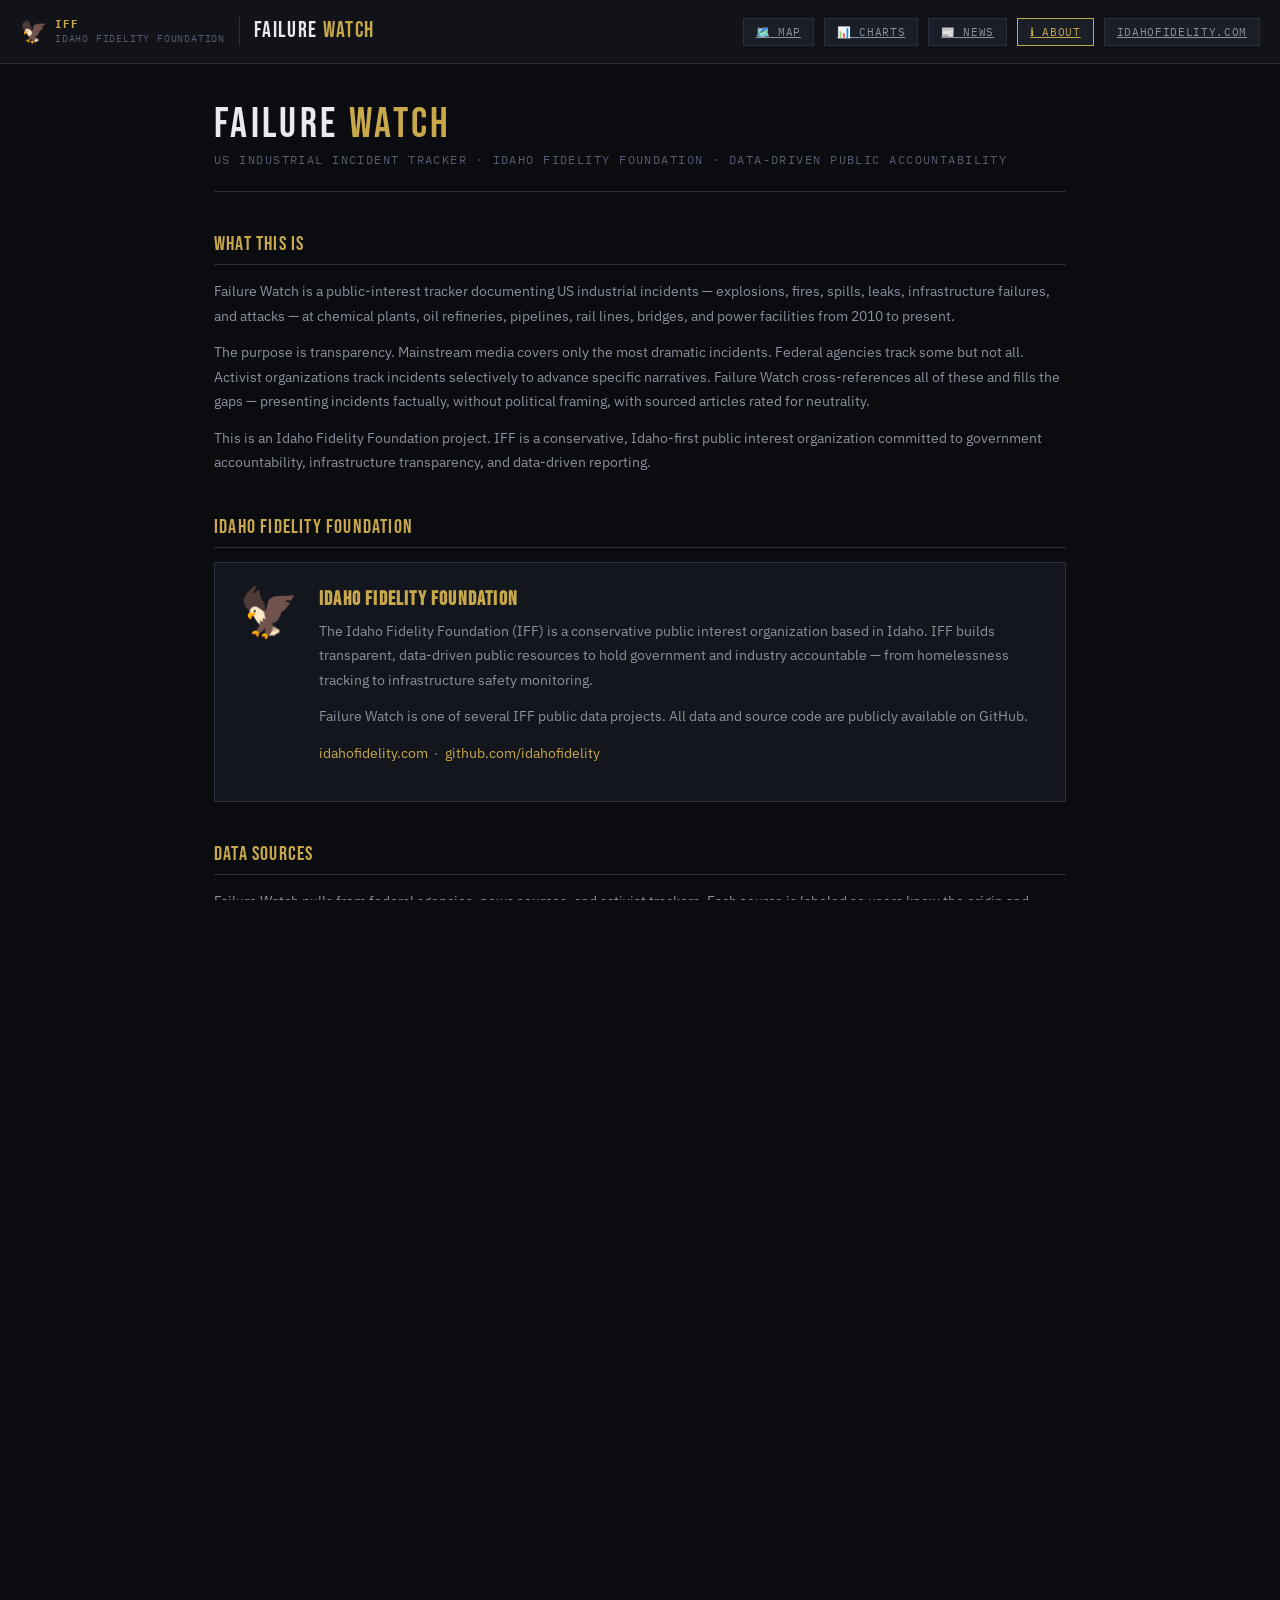
<file: about.html>
<!DOCTYPE html>
<html lang="en">
<head>
  <meta charset="UTF-8" />
  <meta name="viewport" content="width=device-width, initial-scale=1.0" />
  <title>About | Failure Watch | Idaho Fidelity Foundation</title>
  <link rel="stylesheet" href="css/style.css" />
  <style>
    body { overflow: auto; }

    #about-app {
      position: relative;
      top: var(--header-height);
      min-height: calc(100vh - var(--header-height));
      max-width: 900px;
      margin: 0 auto;
      padding: 40px 24px 60px;
    }

    .about-title {
      font-family: var(--font-display);
      font-size: 42px;
      letter-spacing: 0.08em;
      color: var(--text-primary);
      line-height: 1;
      margin-bottom: 6px;
    }

    .about-title span { color: var(--accent-gold); }

    .about-tagline {
      font-family: var(--font-mono);
      font-size: 12px;
      color: var(--text-muted);
      text-transform: uppercase;
      letter-spacing: 0.12em;
      margin-bottom: 40px;
      padding-bottom: 24px;
      border-bottom: 1px solid var(--border);
    }

    .about-section {
      margin-bottom: 40px;
    }

    .about-section-title {
      font-family: var(--font-display);
      font-size: 20px;
      letter-spacing: 0.06em;
      color: var(--accent-gold);
      margin-bottom: 14px;
      padding-bottom: 8px;
      border-bottom: 1px solid var(--border);
    }

    .about-section p {
      font-size: 14px;
      color: var(--text-secondary);
      line-height: 1.75;
      margin-bottom: 12px;
    }

    .about-section p a {
      color: var(--accent-gold);
      text-decoration: none;
    }

    .about-section p a:hover {
      text-decoration: underline;
    }

    .source-grid {
      display: grid;
      grid-template-columns: repeat(auto-fit, minmax(260px, 1fr));
      gap: 12px;
      margin-top: 14px;
    }

    .source-card {
      background: var(--bg-panel);
      border: 1px solid var(--border);
      padding: 14px 16px;
    }

    .source-name {
      font-family: var(--font-mono);
      font-size: 12px;
      font-weight: 600;
      color: var(--text-primary);
      margin-bottom: 4px;
      display: flex;
      align-items: center;
      gap: 8px;
    }

    .source-badge {
      font-size: 9px;
      padding: 2px 6px;
      border: 1px solid;
      text-transform: uppercase;
      letter-spacing: 0.06em;
    }

    .source-badge.federal { border-color: #00c896; color: #00c896; }
    .source-badge.news    { border-color: #4a9eff; color: #4a9eff; }
    .source-badge.activist { border-color: #ff8c00; color: #ff8c00; }
    .source-badge.legal   { border-color: #a78bfa; color: #a78bfa; }
    .source-badge.financial { border-color: var(--accent-gold); color: var(--accent-gold); }

    .source-desc {
      font-size: 12px;
      color: var(--text-muted);
      line-height: 1.5;
    }

    .source-url {
      font-family: var(--font-mono);
      font-size: 10px;
      color: var(--text-muted);
      margin-top: 6px;
      display: block;
    }

    .source-url a {
      color: var(--accent-gold);
      text-decoration: none;
    }

    .methodology-table {
      width: 100%;
      border-collapse: collapse;
      font-family: var(--font-mono);
      font-size: 11px;
      margin-top: 14px;
    }

    .methodology-table th {
      text-align: left;
      padding: 8px 12px;
      border-bottom: 1px solid var(--border);
      color: var(--text-muted);
      text-transform: uppercase;
      letter-spacing: 0.08em;
      background: var(--bg-card);
    }

    .methodology-table td {
      padding: 8px 12px;
      border-bottom: 1px solid var(--border);
      color: var(--text-secondary);
      vertical-align: top;
    }

    .methodology-table tr:hover td { background: var(--bg-card); }

    .cause-dot {
      display: inline-block;
      width: 10px;
      height: 10px;
      border-radius: 50%;
      margin-right: 6px;
      vertical-align: middle;
    }

    .disclaimer-box {
      background: var(--bg-panel);
      border: 1px solid var(--border);
      border-left: 3px solid var(--accent-gold);
      padding: 16px 20px;
      margin-top: 14px;
    }

    .disclaimer-box p {
      margin-bottom: 0 !important;
      font-size: 13px !important;
    }

    .iff-about-block {
      background: var(--bg-panel);
      border: 1px solid var(--border);
      padding: 24px;
      display: flex;
      gap: 20px;
      align-items: flex-start;
      margin-top: 14px;
    }

    .iff-eagle-large { font-size: 48px; line-height: 1; flex-shrink: 0; }

    .iff-about-text h3 {
      font-family: var(--font-display);
      font-size: 20px;
      letter-spacing: 0.06em;
      color: var(--accent-gold);
      margin-bottom: 8px;
    }

    .update-timeline {
      display: flex;
      flex-direction: column;
      gap: 8px;
      margin-top: 14px;
    }

    .update-step {
      display: flex;
      gap: 12px;
      align-items: flex-start;
    }

    .update-step-num {
      font-family: var(--font-mono);
      font-size: 11px;
      color: var(--accent-gold);
      background: var(--bg-card);
      border: 1px solid var(--border);
      padding: 2px 8px;
      flex-shrink: 0;
      margin-top: 2px;
    }

    .update-step-text {
      font-size: 13px;
      color: var(--text-secondary);
      line-height: 1.5;
    }

    @media (max-width: 700px) {
      #about-app { padding: 20px 14px 60px; }
      .about-title { font-size: 28px; }
      .source-grid { grid-template-columns: 1fr; }
      .iff-about-block { flex-direction: column; }
    }
  </style>
</head>
<body>

<header id="header">
  <div id="header-left">
    <a id="iff-badge" href="http://idahofidelity.com" target="_blank" rel="noopener">
      <span class="iff-eagle">🦅</span>
      <div class="iff-text"><strong>IFF</strong>Idaho Fidelity Foundation</div>
    </a>
    <div id="site-title">FAILURE <span>WATCH</span></div>
  </div>
  <div id="header-right">
    <a href="index.html" class="header-btn">🗺️ Map</a>
    <a href="charts.html" class="header-btn">📊 Charts</a>
    <a href="news.html" class="header-btn">📰 News</a>
    <a href="about.html" class="header-btn" style="border-color:var(--accent-gold);color:var(--accent-gold)">ℹ About</a>
    <a href="http://idahofidelity.com" target="_blank" rel="noopener" class="header-btn">idahofidelity.com</a>
  </div>
</header>

<div id="about-app">

  <div class="about-title">FAILURE <span>WATCH</span></div>
  <div class="about-tagline">US Industrial Incident Tracker · Idaho Fidelity Foundation · Data-Driven Public Accountability</div>

  <!-- What This Is -->
  <div class="about-section">
    <div class="about-section-title">WHAT THIS IS</div>
    <p>Failure Watch is a public-interest tracker documenting US industrial incidents — explosions, fires, spills, leaks, infrastructure failures, and attacks — at chemical plants, oil refineries, pipelines, rail lines, bridges, and power facilities from 2010 to present.</p>
    <p>The purpose is transparency. Mainstream media covers only the most dramatic incidents. Federal agencies track some but not all. Activist organizations track incidents selectively to advance specific narratives. Failure Watch cross-references all of these and fills the gaps — presenting incidents factually, without political framing, with sourced articles rated for neutrality.</p>
    <p>This is an Idaho Fidelity Foundation project. IFF is a conservative, Idaho-first public interest organization committed to government accountability, infrastructure transparency, and data-driven reporting.</p>
  </div>

  <!-- About IFF -->
  <div class="about-section">
    <div class="about-section-title">IDAHO FIDELITY FOUNDATION</div>
    <div class="iff-about-block">
      <div class="iff-eagle-large">🦅</div>
      <div class="iff-about-text">
        <h3>Idaho Fidelity Foundation</h3>
        <p>The Idaho Fidelity Foundation (IFF) is a conservative public interest organization based in Idaho. IFF builds transparent, data-driven public resources to hold government and industry accountable — from homelessness tracking to infrastructure safety monitoring.</p>
        <p>Failure Watch is one of several IFF public data projects. All data and source code are publicly available on GitHub.</p>
        <p style="margin-top:10px">
          <a href="http://idahofidelity.com" target="_blank" rel="noopener">idahofidelity.com</a> &nbsp;·&nbsp;
          <a href="https://github.com/idahofidelity" target="_blank" rel="noopener">github.com/idahofidelity</a>
        </p>
      </div>
    </div>
  </div>

  <!-- Data Sources -->
  <div class="about-section">
    <div class="about-section-title">DATA SOURCES</div>
    <p>Failure Watch pulls from federal agencies, news sources, and activist trackers. Each source is labeled so users know the origin and potential framing of data.</p>

    <div class="source-grid">

      <div class="source-card">
        <div class="source-name">CSB — Chemical Safety Board <span class="source-badge federal">Federal</span></div>
        <div class="source-desc">Independent federal agency that investigates chemical accidents. Most authoritative source for cause determinations. Investigations are thorough, slow, and politically neutral.</div>
        <span class="source-url"><a href="https://csb.gov" target="_blank" rel="noopener">csb.gov</a></span>
      </div>

      <div class="source-card">
        <div class="source-name">PHMSA — Pipeline Safety <span class="source-badge federal">Federal</span></div>
        <div class="source-desc">DOT agency tracking pipeline incidents, corrective action orders, and inspection records. Most comprehensive pipeline safety database in the US.</div>
        <span class="source-url"><a href="https://phmsa.dot.gov" target="_blank" rel="noopener">phmsa.dot.gov</a></span>
      </div>

      <div class="source-card">
        <div class="source-name">EPA RMP — Risk Management <span class="source-badge federal">Federal</span></div>
        <div class="source-desc">EPA's Risk Management Plan database. Facilities storing hazardous chemicals above threshold quantities must file. Includes accident history and emergency response plans.</div>
        <span class="source-url"><a href="https://epa.gov/rmp" target="_blank" rel="noopener">epa.gov/rmp</a></span>
      </div>

      <div class="source-card">
        <div class="source-name">NTSB — Transportation Safety <span class="source-badge federal">Federal</span></div>
        <div class="source-desc">Investigates rail and pipeline transportation accidents. Authoritative for rail tanker derailments and pipeline incidents involving transportation.</div>
        <span class="source-url"><a href="https://ntsb.gov" target="_blank" rel="noopener">ntsb.gov</a></span>
      </div>

      <div class="source-card">
        <div class="source-name">NRC — Nuclear Regulatory Commission <span class="source-badge federal">Federal</span></div>
        <div class="source-desc">Event notifications and inspection findings for all US nuclear facilities. Tracks unusual events, radiation releases, and license violations.</div>
        <span class="source-url"><a href="https://nrc.gov" target="_blank" rel="noopener">nrc.gov</a></span>
      </div>

      <div class="source-card">
        <div class="source-name">OSHA — Workplace Safety <span class="source-badge federal">Federal</span></div>
        <div class="source-desc">Inspection records, citations, and severe violator program data for chemical and industrial facilities. Public via OSHA data portal.</div>
        <span class="source-url"><a href="https://osha.gov" target="_blank" rel="noopener">osha.gov</a></span>
      </div>

      <div class="source-card">
        <div class="source-name">EIA — Energy Information Administration <span class="source-badge federal">Federal</span></div>
        <div class="source-desc">Refinery age, capacity, and operational data. Used to identify aging facilities approaching industry failure thresholds.</div>
        <span class="source-url"><a href="https://eia.gov" target="_blank" rel="noopener">eia.gov</a></span>
      </div>

      <div class="source-card">
        <div class="source-name">Google News RSS <span class="source-badge news">News</span></div>
        <div class="source-desc">Wide-net news scraper pulling from thousands of local and national sources using industrial incident trigger keywords. Catches incidents missed by federal databases.</div>
        <span class="source-url"><a href="https://news.google.com" target="_blank" rel="noopener">news.google.com</a></span>
      </div>

      <div class="source-card">
        <div class="source-name">SpillTracker.org <span class="source-badge activist">Cross-Ref Only</span></div>
        <div class="source-desc">Bloomberg-funded environmental activist tracker. Used for cross-reference only. Known for left-leaning framing and selective incident coverage. Listed on pins where applicable so users can compare coverage.</div>
        <span class="source-url"><a href="https://spilltracker.org" target="_blank" rel="noopener">spilltracker.org</a></span>
      </div>

      <div class="source-card">
        <div class="source-name">Coalition to Prevent Chemical Disasters <span class="source-badge activist">Cross-Ref Only</span></div>
        <div class="source-desc">Environmental NGO tracker. Used for cross-reference only. Environmental advocacy framing. Listed on pins where applicable.</div>
        <span class="source-url"><a href="https://chemicaldisasters.org" target="_blank" rel="noopener">chemicaldisasters.org</a></span>
      </div>

    </div>
  </div>

  <!-- News Article Sourcing -->
  <div class="about-section">
    <div class="about-section-title">NEWS ARTICLE SOURCING & BIAS RATING</div>
    <p>Each incident pin links to up to 5 news articles. Articles are pulled from GNews (which indexes 80,000+ sources including local papers) and rated for neutrality by AI before display.</p>
    <p>Rating scale:</p>
    <table class="methodology-table">
      <thead>
        <tr><th>Rating</th><th>What It Means</th><th>Typical Sources</th></tr>
      </thead>
      <tbody>
        <tr><td style="color:#00c896">✓ Neutral</td><td>Factual reporting, minimal framing</td><td>AP, Reuters, NPR, local TV affiliates, government agencies</td></tr>
        <tr><td style="color:#ffd93d">~ Slight</td><td>Minor framing present but informative</td><td>Regional newspapers, trade publications</td></tr>
        <tr><td style="color:#ff6b35">⚠ Biased</td><td>Significant advocacy framing</td><td>Activist org sites, heavily partisan outlets</td></tr>
        <tr><td style="color:var(--text-muted)">— Unscored</td><td>Not yet rated</td><td>Recently added articles</td></tr>
      </tbody>
    </table>
    <p style="margin-top:12px">Neutral-rated articles are shown first. Fallback articles (pre-researched by IFF staff) are used when live search returns no results.</p>
  </div>

  <!-- Map Legend / Methodology -->
  <div class="about-section">
    <div class="about-section-title">MAP METHODOLOGY</div>
    <table class="methodology-table">
      <thead>
        <tr><th>Visual Element</th><th>Meaning</th></tr>
      </thead>
      <tbody>
        <tr><td>Pin Color</td><td>Cause: <span class="cause-dot" style="background:#4a9eff"></span>Accidental &nbsp; <span class="cause-dot" style="background:#ff3b3b"></span>Intentional &nbsp; <span class="cause-dot" style="background:#ff8c00"></span>Under Investigation &nbsp; <span class="cause-dot" style="background:#00c896"></span>Natural Cause &nbsp; <span class="cause-dot" style="background:#a78bfa"></span>Unknown</td></tr>
        <tr><td>Pin Shape</td><td>Facility type: ■ Refinery &nbsp; ◆ Chemical Plant &nbsp; ▲ Pipeline &nbsp; ⬠ Rail &nbsp; ⬡ Storage &nbsp; ★ Water &nbsp; ✚ Bridge &nbsp; ⚡ Power/Grid</td></tr>
        <tr><td>Pin Size</td><td>Severity: Large = Catastrophic &nbsp; Medium = Major &nbsp; Small = Moderate</td></tr>
        <tr><td>⚡ Lightning bolt (at-risk layer)</td><td>Facility flagged for aging, inspection failure, violations, or planned repairs — no confirmed incident required</td></tr>
        <tr><td>Faded/dashed lightning</td><td>Aging watch (30-35 years old)</td></tr>
        <tr><td>Solid orange lightning</td><td>Aging moderate (35-50 years old)</td></tr>
        <tr><td>Solid red lightning</td><td>Critical age (50+ years) or active violations</td></tr>
      </tbody>
    </table>
  </div>

  <!-- At-Risk Facilities -->
  <div class="about-section">
    <div class="about-section-title">AT-RISK FACILITIES LAYER</div>
    <p>The at-risk layer shows facilities that have NOT necessarily had an incident but are flagged based on federal criteria:</p>
    <p><strong style="color:var(--text-primary)">Age thresholds</strong> — Industry standard design life is 30-50 years for most process equipment. The American Petroleum Institute (API), ASME, and PHMSA all publish standards on inspection intervals and expected service life. Facilities approaching or exceeding these thresholds are flagged.</p>
    <p><strong style="color:var(--text-primary)">Inspection failures</strong> — OSHA citations, PHMSA corrective action orders, EPA enforcement actions, and NRC violation notices are all public record. Facilities with active orders are flagged.</p>
    <p><strong style="color:var(--text-primary)">Planned repairs</strong> — SEC 10-K and 10-Q filings by public companies disclose mandatory repair and upgrade programs. These are included where available.</p>
    <div class="disclaimer-box">
      <p>⚠ Presence on the at-risk layer does not mean a facility is unsafe or will fail. It means it meets criteria that federal standards identify as warranting heightened scrutiny. All facilities on this layer are operating legally.</p>
    </div>
  </div>

  <!-- Update Schedule -->
  <div class="about-section">
    <div class="about-section-title">HOW DATA IS UPDATED</div>
    <div class="update-timeline">
      <div class="update-step">
        <span class="update-step-num">WEEKLY</span>
        <div class="update-step-text">Automated scraper runs every Sunday night. Pulls from CSB, PHMSA, NRC, EPA ECHO, OSHA, and Google News RSS across 14 trigger keyword queries. New incidents are automatically committed to GitHub and appear on the map within minutes.</div>
      </div>
      <div class="update-step">
        <span class="update-step-num">MANUAL</span>
        <div class="update-step-text">IFF staff manually review and add major incidents that require more detailed research — cause determination, financial figures, and cross-referencing against federal agency databases.</div>
      </div>
      <div class="update-step">
        <span class="update-step-num">FINANCIAL</span>
        <div class="update-step-text">Damage and cleanup cost figures are added only when confirmed by federal agency reports, court records, or company filings. Estimated figures are clearly labeled. All amounts shown in both as-reported and 2025 inflation-adjusted dollars.</div>
      </div>
    </div>
  </div>

  <!-- Coverage Gap Disclosure -->
  <div class="about-section">
    <div class="about-section-title">COVERAGE GAP DISCLOSURE</div>
    <p>No single database captures all US industrial incidents. Failure Watch is more comprehensive than any single federal or activist source but is not exhaustive. Known limitations:</p>
    <p>• Small incidents with no injuries, no evacuation, and no media coverage often go unreported in all databases. PHMSA and OSHA require reporting above certain thresholds — below-threshold incidents may not be captured.</p>
    <p>• State-level incidents (regulated by state agencies rather than federal) vary significantly in reporting quality by state.</p>
    <p>• The at-risk facility layer is limited to facilities with public federal data. Private companies with no EPA RMP filing, no SEC disclosure, and no PHMSA records may be absent.</p>
    <p>• Historical data (2010-2018) relies more heavily on news sources and Wikipedia than the more recent data, which has fuller federal agency cross-referencing.</p>
    <p>To report an incident or data error, contact IFF at <a href="mailto:info@idahofidelity.com">info@idahofidelity.com</a>.</p>
  </div>

  <!-- Open Source -->
  <div class="about-section">
    <div class="about-section-title">OPEN SOURCE</div>
    <p>All source code for Failure Watch is publicly available on GitHub under the Idaho Fidelity Foundation organization. The data files, scraper, and front-end code are all open for inspection and reuse.</p>
    <p><a href="https://github.com/idahofidelity/incident-tracker" target="_blank" rel="noopener">github.com/idahofidelity/incident-tracker</a></p>
  </div>

</div>

</body>
</html>
</file>
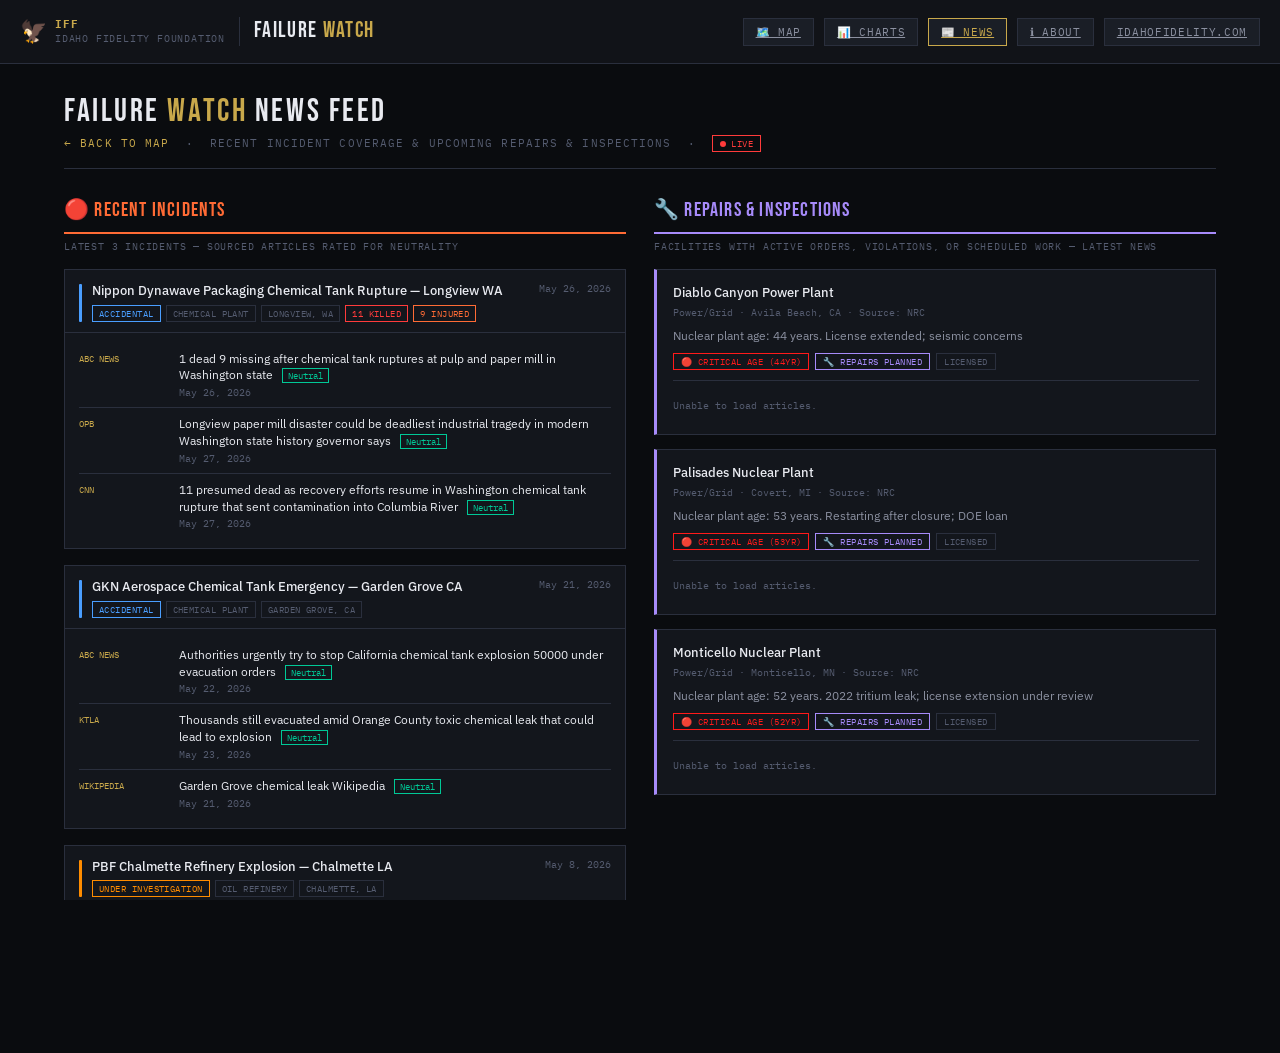
<file: news.html>
<!DOCTYPE html>
<html lang="en">
<head>
  <meta charset="UTF-8" />
  <meta name="viewport" content="width=device-width, initial-scale=1.0" />
  <title>News Feed | Failure Watch | Idaho Fidelity Foundation</title>
  <link rel="stylesheet" href="css/style.css" />
  <style>
    body { overflow: auto; }

    #news-app {
      position: relative;
      top: var(--header-height);
      min-height: calc(100vh - var(--header-height));
      max-width: 1200px;
      margin: 0 auto;
      padding: 28px 24px 60px;
    }

    .news-title {
      font-family: var(--font-display);
      font-size: 32px;
      letter-spacing: 0.08em;
      color: var(--text-primary);
      margin-bottom: 4px;
    }

    .news-title span { color: var(--accent-gold); }

    .news-subtitle {
      font-family: var(--font-mono);
      font-size: 11px;
      color: var(--text-muted);
      text-transform: uppercase;
      letter-spacing: 0.1em;
      margin-bottom: 28px;
      padding-bottom: 16px;
      border-bottom: 1px solid var(--border);
    }

    .news-subtitle a { color: var(--accent-gold); text-decoration: none; }

    .news-grid {
      display: grid;
      grid-template-columns: 1fr 1fr;
      gap: 28px;
    }

    .news-column-title {
      font-family: var(--font-display);
      font-size: 20px;
      letter-spacing: 0.06em;
      padding-bottom: 10px;
      border-bottom: 2px solid;
      margin-bottom: 16px;
      display: flex;
      align-items: center;
      gap: 10px;
    }

    .news-column-title.incidents { color: #ff6b35; border-color: #ff6b35; }
    .news-column-title.repairs   { color: #a78bfa; border-color: #a78bfa; }

    .news-column-subtitle {
      font-family: var(--font-mono);
      font-size: 10px;
      color: var(--text-muted);
      text-transform: uppercase;
      letter-spacing: 0.08em;
      margin-top: -10px;
      margin-bottom: 16px;
    }

    /* Incident event card */
    .event-card {
      background: var(--bg-panel);
      border: 1px solid var(--border);
      margin-bottom: 16px;
      transition: border-color 0.15s;
    }

    .event-card:hover { border-color: var(--border-light); }

    .event-card-header {
      padding: 12px 14px 10px;
      border-bottom: 1px solid var(--border);
      display: flex;
      align-items: flex-start;
      gap: 10px;
    }

    .event-card-cause-bar {
      width: 3px;
      align-self: stretch;
      border-radius: 1px;
      flex-shrink: 0;
      margin-top: 2px;
    }

    .event-card-meta { flex: 1; }

    .event-card-name {
      font-size: 13px;
      font-weight: 500;
      color: var(--text-primary);
      line-height: 1.35;
      margin-bottom: 5px;
    }

    .event-card-tags {
      display: flex;
      gap: 5px;
      flex-wrap: wrap;
    }

    .event-tag {
      font-family: var(--font-mono);
      font-size: 9px;
      padding: 2px 6px;
      border: 1px solid var(--border);
      color: var(--text-muted);
      text-transform: uppercase;
      letter-spacing: 0.05em;
    }

    .event-tag.cause { border-color: var(--tag-color); color: var(--tag-color); }

    .event-card-date {
      font-family: var(--font-mono);
      font-size: 10px;
      color: var(--text-muted);
      white-space: nowrap;
      flex-shrink: 0;
    }

    /* Article list inside event */
    .event-articles {
      padding: 10px 14px;
    }

    .feed-article {
      display: flex;
      gap: 10px;
      padding: 8px 0;
      border-bottom: 1px solid var(--border);
      align-items: flex-start;
    }

    .feed-article:last-child { border-bottom: none; }

    .feed-article-source {
      font-family: var(--font-mono);
      font-size: 9px;
      color: var(--accent-gold);
      text-transform: uppercase;
      white-space: nowrap;
      flex-shrink: 0;
      width: 90px;
      padding-top: 2px;
    }

    .feed-article-right { flex: 1; min-width: 0; }

    .feed-article-title {
      font-size: 12px;
      color: var(--text-primary);
      line-height: 1.4;
      margin-bottom: 2px;
    }

    .feed-article-title a {
      color: inherit;
      text-decoration: none;
    }

    .feed-article-title a:hover { color: var(--accent-gold); }

    .feed-article-date {
      font-family: var(--font-mono);
      font-size: 10px;
      color: var(--text-muted);
    }

    .feed-article-bias {
      font-family: var(--font-mono);
      font-size: 9px;
      padding: 1px 5px;
      border: 1px solid;
      margin-left: 6px;
    }

    .feed-article-bias.neutral { border-color: #00c896; color: #00c896; }
    .feed-article-bias.slight  { border-color: #ffd93d; color: #ffd93d; }

    .articles-loading {
      padding: 16px;
      text-align: center;
      font-family: var(--font-mono);
      font-size: 11px;
      color: var(--text-muted);
    }

    .spinner {
      display: inline-block;
      width: 12px; height: 12px;
      border: 2px solid var(--border);
      border-top-color: var(--accent-gold);
      border-radius: 50%;
      animation: spin 0.8s linear infinite;
      margin-right: 6px;
      vertical-align: middle;
    }

    @keyframes spin { to { transform: rotate(360deg); } }

    /* Repair/inspection card */
    .repair-card {
      background: var(--bg-panel);
      border: 1px solid var(--border);
      border-left: 3px solid #a78bfa;
      margin-bottom: 14px;
      padding: 14px 16px;
    }

    .repair-card-name {
      font-size: 13px;
      font-weight: 500;
      color: var(--text-primary);
      margin-bottom: 5px;
    }

    .repair-card-meta {
      font-family: var(--font-mono);
      font-size: 10px;
      color: var(--text-muted);
      margin-bottom: 8px;
    }

    .repair-card-reason {
      font-size: 12px;
      color: var(--text-secondary);
      line-height: 1.5;
      margin-bottom: 8px;
    }

    .repair-card-status {
      display: flex;
      gap: 6px;
      flex-wrap: wrap;
    }

    .repair-status-badge {
      font-family: var(--font-mono);
      font-size: 9px;
      padding: 2px 7px;
      border: 1px solid;
      text-transform: uppercase;
      letter-spacing: 0.05em;
    }

    .repair-articles {
      margin-top: 10px;
      padding-top: 10px;
      border-top: 1px solid var(--border);
    }

    .repair-article-link {
      display: flex;
      gap: 8px;
      align-items: baseline;
      padding: 5px 0;
      border-bottom: 1px solid var(--border);
      text-decoration: none;
    }

    .repair-article-link:last-child { border-bottom: none; }

    .repair-article-src {
      font-family: var(--font-mono);
      font-size: 9px;
      color: var(--accent-gold);
      white-space: nowrap;
      flex-shrink: 0;
      width: 80px;
    }

    .repair-article-title {
      font-size: 12px;
      color: var(--text-secondary);
      line-height: 1.35;
    }

    .repair-article-link:hover .repair-article-title { color: var(--accent-gold); }

    .no-data {
      padding: 24px;
      text-align: center;
      font-family: var(--font-mono);
      font-size: 11px;
      color: var(--text-muted);
      border: 1px solid var(--border);
    }

    /* Live badge */
    .live-badge {
      display: inline-flex;
      align-items: center;
      gap: 5px;
      font-family: var(--font-mono);
      font-size: 9px;
      color: #ff3b3b;
      border: 1px solid #ff3b3b;
      padding: 2px 7px;
      text-transform: uppercase;
      letter-spacing: 0.06em;
    }

    .live-dot {
      width: 6px; height: 6px;
      border-radius: 50%;
      background: #ff3b3b;
      animation: pulse-dot 1.5s ease-in-out infinite;
    }

    @keyframes pulse-dot { 0%,100%{opacity:1} 50%{opacity:0.3} }

    @media (max-width: 800px) {
      .news-grid { grid-template-columns: 1fr; }
      #news-app { padding: 16px 14px 60px; }
    }
  </style>
</head>
<body>

<header id="header">
  <div id="header-left">
    <a id="iff-badge" href="http://idahofidelity.com" target="_blank" rel="noopener">
      <span class="iff-eagle">🦅</span>
      <div class="iff-text"><strong>IFF</strong>Idaho Fidelity Foundation</div>
    </a>
    <div id="site-title">FAILURE <span>WATCH</span></div>
  </div>
  <div id="header-right">
    <a href="index.html" class="header-btn">🗺️ Map</a>
    <a href="charts.html" class="header-btn">📊 Charts</a>
    <a href="news.html" class="header-btn" style="border-color:var(--accent-gold);color:var(--accent-gold)">📰 News</a>
    <a href="about.html" class="header-btn">ℹ About</a>
    <a href="http://idahofidelity.com" target="_blank" rel="noopener" class="header-btn">idahofidelity.com</a>
  </div>
</header>

<div id="news-app">
  <div class="news-title">FAILURE <span>WATCH</span> NEWS FEED</div>
  <div class="news-subtitle">
    <a href="index.html">← Back to Map</a> &nbsp;·&nbsp;
    Recent Incident Coverage &amp; Upcoming Repairs &amp; Inspections
    &nbsp;·&nbsp; <span class="live-badge"><span class="live-dot"></span>Live</span>
  </div>

  <div class="news-grid">

    <!-- LEFT: Recent Incidents + Articles -->
    <div id="incidents-col">
      <div class="news-column-title incidents">🔴 RECENT INCIDENTS</div>
      <div class="news-column-subtitle">Latest 3 incidents — sourced articles rated for neutrality</div>
      <div id="recent-incidents-list"><div class="articles-loading"><span class="spinner"></span>Loading incidents...</div></div>
    </div>

    <!-- RIGHT: Upcoming Repairs / Inspections -->
    <div id="repairs-col">
      <div class="news-column-title repairs">🔧 REPAIRS &amp; INSPECTIONS</div>
      <div class="news-column-subtitle">Facilities with active orders, violations, or scheduled work — latest news</div>
      <div id="repairs-list"><div class="articles-loading"><span class="spinner"></span>Loading facilities...</div></div>
    </div>

  </div>
</div>

<script src="config.js"></script>
<script src="data/incidents.js"></script>
<script src="data/scraped_incidents.js" onerror="window.SCRAPED_INCIDENTS=[]"></script>
<script src="data/at_risk_facilities.js" onerror="window.AT_RISK_FACILITIES=[]"></script>
<script src="data/fallback_articles.js"></script>
<script>

const CAUSE_COLORS = {
  accidental: '#4a9eff', intentional: '#ff3b3b',
  under_investigation: '#ff8c00', natural_cause: '#00c896', unknown: '#a78bfa',
};

const FACILITY_LABELS = {
  oil_refinery: 'Oil Refinery', chemical_plant: 'Chemical Plant',
  pipeline: 'Pipeline', rail_tanker: 'Rail Tanker',
  petrochemical_storage: 'Petrochem Storage', water_treatment: 'Water Treatment',
  bridge: 'Bridge', power_grid: 'Power/Grid',
};

const CAUSE_LABELS = {
  accidental: 'Accidental', intentional: 'Intentional',
  under_investigation: 'Under Investigation', natural_cause: 'Natural Cause', unknown: 'Unknown',
};

function formatDate(d) {
  if (!d) return '';
  const [y,m,day] = d.split('-');
  const months = ['Jan','Feb','Mar','Apr','May','Jun','Jul','Aug','Sep','Oct','Nov','Dec'];
  return `${months[parseInt(m)-1]} ${parseInt(day)}, ${y}`;
}

function escHtml(s) {
  if (!s) return '';
  return s.replace(/&/g,'&amp;').replace(/</g,'&lt;').replace(/>/g,'&gt;').replace(/"/g,'&quot;');
}

// ── ALL INCIDENTS MERGED ──────────────────────────────────
const ALL = [
  ...(typeof SEED_INCIDENTS !== 'undefined' ? SEED_INCIDENTS : []),
  ...(typeof SCRAPED_INCIDENTS !== 'undefined' ? SCRAPED_INCIDENTS : []),
].sort((a,b) => new Date(b.date) - new Date(a.date));

// ── RENDER RECENT INCIDENTS ───────────────────────────────
async function renderRecentIncidents() {
  const container = document.getElementById('recent-incidents-list');
  const recent = ALL.slice(0, 3);

  if (!recent.length) {
    container.innerHTML = '<div class="no-data">No incidents loaded.</div>';
    return;
  }

  container.innerHTML = '';

  for (const inc of recent) {
    const causeColor = CAUSE_COLORS[inc.cause] || '#888';
    const card = document.createElement('div');
    card.className = 'event-card';
    const fatalTag = inc.fatalities > 0 ? `<span class="event-tag" style="border-color:#ff3b3b;color:#ff3b3b">${inc.fatalities} killed</span>` : '';
    const injuredTag = inc.injuries > 0 ? `<span class="event-tag" style="border-color:#ff6b35;color:#ff6b35">${inc.injuries} injured</span>` : '';
    card.innerHTML = `
      <div class="event-card-header">
        <div class="event-card-cause-bar" style="background:${causeColor}"></div>
        <div class="event-card-meta">
          <div class="event-card-name">${escHtml(inc.name)}</div>
          <div class="event-card-tags">
            <span class="event-tag cause" style="--tag-color:${causeColor}">${CAUSE_LABELS[inc.cause]||inc.cause}</span>
            <span class="event-tag">${FACILITY_LABELS[inc.facility_type]||inc.facility_type}</span>
            <span class="event-tag">${inc.city}, ${inc.state}</span>
            ${fatalTag}${injuredTag}
          </div>
        </div>
        <div class="event-card-date">${formatDate(inc.date)}</div>
      </div>
      <div class="event-articles" id="articles-${inc.id}">
        <div class="articles-loading"><span class="spinner"></span>Fetching articles...</div>
      </div>
    `;
    container.appendChild(card);
    loadArticlesForIncident(inc);
  }
}

async function loadArticlesForIncident(inc) {
  const container = document.getElementById(`articles-${inc.id}`);
  if (!container) return;

  // Check static fallback first
  const fallback = (typeof FALLBACK_ARTICLES !== 'undefined') ? FALLBACK_ARTICLES[inc.id] : null;
  if (fallback && fallback.length) {
    renderFeedArticles(container, fallback.slice(0, 3));
    // Try live GNews in background
    tryLiveArticles(inc, container, fallback.slice(0, 3));
    return;
  }

  // Try GNews live
  const articles = await gnewsFetch(inc);
  if (articles.length) {
    try {
      const scored = await scoreArticles(articles, inc.name);
      renderFeedArticles(container, scored.slice(0, 3));
    } catch {
      renderFeedArticles(container, articles.slice(0, 3));
    }
  } else {
    container.innerHTML = `<div class="articles-loading" style="font-size:10px">
      No articles found. <a href="https://news.google.com/search?q=${encodeURIComponent(inc.name)}" target="_blank" rel="noopener" style="color:var(--accent-gold)">Search Google News ↗</a>
    </div>`;
  }
}

async function tryLiveArticles(inc, container, fallback) {
  try {
    const live = await gnewsFetch(inc);
    if (!live.length) return;
    const scored = await scoreArticles(live, inc.name);
    const merged = [...scored.slice(0,2), ...fallback].slice(0,3);
    renderFeedArticles(container, merged);
  } catch {}
}

async function gnewsFetch(inc) {
  try {
    const q = encodeURIComponent(`"${inc.name}" OR "${inc.city} ${(inc.facility_type||'').replace(/_/g,' ')} explosion fire leak"`);
    const from = inc.date;
    const to = new Date(new Date(inc.date).getTime() + 90*24*60*60*1000).toISOString().split('T')[0];
    const url = `https://gnews.io/api/v4/search?q=${q}&from=${from}&to=${to}&lang=en&country=us&max=8&apikey=${CONFIG.GNEWS_API_KEY}`;
    const res = await fetch(url);
    const data = await res.json();
    return (data.articles||[]).map(a => ({
      title: a.title, url: a.url,
      source: a.source?.name||'Unknown',
      publishedAt: a.publishedAt?.split('T')[0]||inc.date,
      biasScore: 'unscored', biasLabel: 'Unscored',
    }));
  } catch { return []; }
}

async function scoreArticles(articles, incidentName) {
  const prompt = `Rate each article about "${incidentName}" for neutrality. Return ONLY JSON array, no other text:
[{"index":0,"biasScore":"neutral","biasLabel":"Neutral — AP/Reuters"},...]
Scale: neutral=factual/AP/Reuters/local TV, slight=minor bias, biased=advocacy framing
Articles:
${articles.map((a,i)=>`${i}. Source: ${a.source} | Title: ${a.title}`).join('\n')}`;

  const res = await fetch(CONFIG.ANTHROPIC_WORKER_URL, {
    method: 'POST',
    headers: { 'Content-Type': 'application/json' },
    body: JSON.stringify({ messages: [{ role: 'user', content: prompt }] }),
  });
  const data = await res.json();
  const text = data.content?.[0]?.text||'[]';
  let scores = [];
  try { scores = JSON.parse(text.replace(/```json|```/g,'').trim()); } catch { return articles; }
  const order = { neutral:0, slight:1, biased:2, unscored:3 };
  return articles
    .map((a,i) => { const s=scores.find(s=>s.index===i)||{}; return {...a, biasScore:s.biasScore||'unscored', biasLabel:s.biasLabel||'Unscored'}; })
    .sort((a,b) => (order[a.biasScore]||3)-(order[b.biasScore]||3));
}

function renderFeedArticles(container, articles) {
  if (!articles || !articles.length) {
    container.innerHTML = '<div class="articles-loading" style="font-size:10px;color:var(--text-muted)">No articles found.</div>';
    return;
  }
  container.innerHTML = articles.map(a => `
    <div class="feed-article">
      <div class="feed-article-source">${escHtml(a.source)}</div>
      <div class="feed-article-right">
        <div class="feed-article-title">
          <a href="${escHtml(a.url)}" target="_blank" rel="noopener">${escHtml(a.title)}</a>
          ${a.biasScore==='neutral' ? '<span class="feed-article-bias neutral">Neutral</span>' : a.biasScore==='slight' ? '<span class="feed-article-bias slight">Slight</span>' : ''}
        </div>
        <div class="feed-article-date">${formatDate(a.publishedAt)}</div>
      </div>
    </div>
  `).join('');
}

// ── RENDER REPAIRS / INSPECTIONS ──────────────────────────
async function renderRepairs() {
  const container = document.getElementById('repairs-list');
  const facilities = (typeof AT_RISK_FACILITIES !== 'undefined') ? AT_RISK_FACILITIES : [];

  // Prioritize: repairs_planned or violations > 0, then aging_critical
  const prioritized = [...facilities]
    .sort((a,b) => {
      const score = f => (f.repairs_planned?10:0) + (f.violations||0)*3 + (f.risk_status==='aging_critical'?5:0);
      return score(b) - score(a);
    })
    .slice(0, 3);

  if (!prioritized.length) {
    // Show placeholder cards from known at-risk situations
    container.innerHTML = `
      <div class="repair-card">
        <div class="repair-card-name">Colonial Pipeline — Alabama Segments</div>
        <div class="repair-card-meta">Pipeline · Alabama · PHMSA Corrective Action History</div>
        <div class="repair-card-reason">Repeat failures at same location (2016 spill, 2018 corrective order). Pattern of infrastructure neglect documented by PHMSA.</div>
        <div class="repair-card-status">
          <span class="repair-status-badge" style="border-color:#ffd93d;color:#ffd93d">⚡ Violations</span>
          <span class="repair-status-badge" style="border-color:#a78bfa;color:#a78bfa">🔧 Repairs Ordered</span>
        </div>
        <div class="repair-articles" id="repair-colonial">
          <div class="articles-loading"><span class="spinner"></span>Loading articles...</div>
        </div>
      </div>
      <div class="repair-card">
        <div class="repair-card-name">Monticello Nuclear Plant — Minnesota</div>
        <div class="repair-card-meta">Power Grid · Monticello, MN · NRC / Xcel Energy</div>
        <div class="repair-card-reason">829,000-gallon tritium leak in 2022 reached Mississippi River. Xcel Energy remediation ongoing. NRC license extension review. Plant 52 years old.</div>
        <div class="repair-card-status">
          <span class="repair-status-badge" style="border-color:#ff1a1a;color:#ff1a1a">🔴 Critical Age (52yr)</span>
          <span class="repair-status-badge" style="border-color:#a78bfa;color:#a78bfa">🔧 Remediation Active</span>
        </div>
        <div class="repair-articles" id="repair-monticello">
          <div class="articles-loading"><span class="spinner"></span>Loading articles...</div>
        </div>
      </div>
      <div class="repair-card">
        <div class="repair-card-name">PG&E Bay Area Gas Distribution — California</div>
        <div class="repair-card-meta">Pipeline · Bay Area, CA · CPUC / PHMSA</div>
        <div class="repair-card-reason">Post-San Bruno conviction PG&E under ongoing CPUC oversight. Multi-billion dollar pipeline replacement program. Aging cast-iron and bare steel pipe replacement active.</div>
        <div class="repair-card-status">
          <span class="repair-status-badge" style="border-color:#ff6b35;color:#ff6b35">⚠ Aging Infrastructure</span>
          <span class="repair-status-badge" style="border-color:#a78bfa;color:#a78bfa">🔧 Active Replacement</span>
        </div>
        <div class="repair-articles" id="repair-pge">
          <div class="articles-loading"><span class="spinner"></span>Loading articles...</div>
        </div>
      </div>
    `;
    loadRepairArticles('repair-colonial', 'Colonial Pipeline Alabama repairs PHMSA corrective action');
    loadRepairArticles('repair-monticello', 'Monticello nuclear plant tritium leak remediation 2024 2025');
    loadRepairArticles('repair-pge', 'PG&E pipeline replacement infrastructure repair California 2025 2026');
    return;
  }

  container.innerHTML = '';
  for (const f of prioritized) {
    const card = document.createElement('div');
    card.className = 'repair-card';
    const repairId = `repair-${f.id}`;
    const statusBadges = [];
    if (f.risk_status === 'aging_critical') statusBadges.push(`<span class="repair-status-badge" style="border-color:#ff1a1a;color:#ff1a1a">🔴 Critical Age (${f.age_years}yr)</span>`);
    else if (f.risk_status === 'aging_moderate') statusBadges.push(`<span class="repair-status-badge" style="border-color:#ff6b35;color:#ff6b35">⚠ Aging (${f.age_years}yr)</span>`);
    if (f.violations > 0) statusBadges.push(`<span class="repair-status-badge" style="border-color:#ffd93d;color:#ffd93d">⚡ ${f.violations} Violations</span>`);
    if (f.repairs_planned) statusBadges.push(`<span class="repair-status-badge" style="border-color:#a78bfa;color:#a78bfa">🔧 Repairs Planned</span>`);
    if (f.inspection_status && f.inspection_status !== 'unknown') statusBadges.push(`<span class="repair-status-badge" style="border-color:var(--border);color:var(--text-muted)">${f.inspection_status.replace(/_/g,' ')}</span>`);

    card.innerHTML = `
      <div class="repair-card-name">${escHtml(f.name)}</div>
      <div class="repair-card-meta">${FACILITY_LABELS[f.facility_type]||f.facility_type} · ${f.city}, ${f.state} · Source: ${f.source}</div>
      <div class="repair-card-reason">${escHtml(f.risk_reason)}</div>
      <div class="repair-card-status">${statusBadges.join('')}</div>
      <div class="repair-articles" id="${repairId}">
        <div class="articles-loading"><span class="spinner"></span>Loading articles...</div>
      </div>
    `;
    container.appendChild(card);
    loadRepairArticles(repairId, `${f.name} inspection repair violation`);
  }
}

async function loadRepairArticles(containerId, query) {
  const container = document.getElementById(containerId);
  if (!container) return;
  try {
    const cutoff = new Date(); cutoff.setDate(cutoff.getDate() - 180);
    const from = cutoff.toISOString().split('T')[0];
    const to = new Date().toISOString().split('T')[0];
    const q = encodeURIComponent(query);
    const url = `https://gnews.io/api/v4/search?q=${q}&from=${from}&to=${to}&lang=en&country=us&max=5&apikey=${CONFIG.GNEWS_API_KEY}`;
    const res = await fetch(url);
    const data = await res.json();
    const articles = (data.articles||[]).slice(0,3);
    if (!articles.length) {
      container.innerHTML = `<div style="font-family:var(--font-mono);font-size:10px;color:var(--text-muted);padding:8px 0">No recent coverage found.</div>`;
      return;
    }
    container.innerHTML = articles.map(a => `
      <a class="repair-article-link" href="${escHtml(a.url)}" target="_blank" rel="noopener">
        <span class="repair-article-src">${escHtml(a.source?.name||'News')}</span>
        <span class="repair-article-title">${escHtml(a.title)}</span>
      </a>
    `).join('');
  } catch {
    container.innerHTML = `<div style="font-family:var(--font-mono);font-size:10px;color:var(--text-muted);padding:8px 0">Unable to load articles.</div>`;
  }
}

// ── INIT ─────────────────────────────────────────────────
renderRecentIncidents();
renderRepairs();

</script>
</body>
</html>
</file>
<file: css/style.css>
/* ============================================================
   US INDUSTRIAL INCIDENT TRACKER — STYLES
   Idaho Fidelity Foundation
   Dark industrial / utilitarian aesthetic
   ============================================================ */

@import url('https://fonts.googleapis.com/css2?family=Bebas+Neue&family=IBM+Plex+Mono:wght@400;500;600&family=IBM+Plex+Sans:wght@300;400;500;600&display=swap');

:root {
  --bg-primary: #0a0c0f;
  --bg-secondary: #111318;
  --bg-panel: #13161c;
  --bg-card: #1a1e26;
  --bg-card-hover: #1f2430;

  --border: #2a2f3d;
  --border-light: #333a4d;

  --text-primary: #e8eaf0;
  --text-secondary: #8b90a0;
  --text-muted: #555c70;
  --text-accent: #c8a84b;

  --accent-gold: #c8a84b;
  --accent-gold-dim: #7a6128;

  /* Cause colors */
  --cause-accidental: #4a9eff;
  --cause-intentional: #ff3b3b;
  --cause-investigation: #ff8c00;
  --cause-natural: #00c896;
  --cause-unknown: #a78bfa;

  /* Severity */
  --sev-catastrophic: #ff1a1a;
  --sev-major: #ff6b35;
  --sev-moderate: #ffd93d;

  --header-height: 64px;
  --sidebar-width: 340px;
  --font-display: 'Bebas Neue', sans-serif;
  --font-mono: 'IBM Plex Mono', monospace;
  --font-body: 'IBM Plex Sans', sans-serif;
}

*, *::before, *::after { box-sizing: border-box; margin: 0; padding: 0; }

html, body {
  height: 100%;
  overflow: hidden;
  background: var(--bg-primary);
  color: var(--text-primary);
  font-family: var(--font-body);
  font-size: 14px;
}

/* ── HEADER ─────────────────────────────────────────────── */
#header {
  position: fixed;
  top: 0; left: 0; right: 0;
  height: var(--header-height);
  background: var(--bg-secondary);
  border-bottom: 1px solid var(--border);
  display: flex;
  align-items: center;
  justify-content: space-between;
  padding: 0 20px;
  z-index: 1000;
}

#header-left {
  display: flex;
  align-items: center;
  gap: 14px;
}

#iff-badge {
  display: flex;
  align-items: center;
  gap: 8px;
  text-decoration: none;
  border-right: 1px solid var(--border);
  padding-right: 14px;
}

#iff-badge .iff-eagle {
  font-size: 22px;
  line-height: 1;
}

#iff-badge .iff-text {
  font-family: var(--font-mono);
  font-size: 10px;
  color: var(--text-muted);
  text-transform: uppercase;
  letter-spacing: 0.08em;
  line-height: 1.4;
}

#iff-badge .iff-text strong {
  display: block;
  color: var(--accent-gold);
  font-size: 11px;
}

#site-title {
  font-family: var(--font-display);
  font-size: 22px;
  letter-spacing: 0.06em;
  color: var(--text-primary);
  line-height: 1;
}

#site-title span {
  color: var(--accent-gold);
}

#header-stats {
  display: flex;
  gap: 20px;
  align-items: center;
}

.hstat {
  text-align: center;
}

.hstat-val {
  font-family: var(--font-mono);
  font-size: 18px;
  font-weight: 600;
  color: var(--accent-gold);
  line-height: 1;
}

.hstat-label {
  font-size: 10px;
  color: var(--text-muted);
  text-transform: uppercase;
  letter-spacing: 0.08em;
}

#header-right {
  display: flex;
  align-items: center;
  gap: 10px;
}

.header-btn {
  background: var(--bg-card);
  border: 1px solid var(--border);
  color: var(--text-secondary);
  font-family: var(--font-mono);
  font-size: 11px;
  padding: 6px 12px;
  cursor: pointer;
  text-transform: uppercase;
  letter-spacing: 0.06em;
  transition: all 0.15s;
}

.header-btn:hover {
  background: var(--bg-card-hover);
  border-color: var(--accent-gold);
  color: var(--accent-gold);
}

/* ── LAYOUT ─────────────────────────────────────────────── */
#app {
  position: fixed;
  top: var(--header-height);
  left: 0; right: 0; bottom: 0;
  display: flex;
}

/* ── SIDEBAR ─────────────────────────────────────────────── */
#sidebar {
  width: var(--sidebar-width);
  background: var(--bg-panel);
  border-right: 1px solid var(--border);
  display: flex;
  flex-direction: column;
  overflow: hidden;
  height: 100%;
  flex-shrink: 0;
  z-index: 500;
}

#sidebar-filters {
  padding: 14px;
  border-bottom: 1px solid var(--border);
  overflow-y: scroll;
  -webkit-overflow-scrolling: touch;
  flex: 0 0 auto;
  height: 50vh;
  min-height: 0;
  scrollbar-width: thin;
  scrollbar-color: var(--border-light) var(--bg-panel);
}

#sidebar-filters::-webkit-scrollbar { width: 9px; }
#sidebar-filters::-webkit-scrollbar-track { background: var(--bg-panel); }
#sidebar-filters::-webkit-scrollbar-thumb { background: #4a5270; border-radius: 3px; }
#sidebar-filters::-webkit-scrollbar-thumb:hover { background: var(--accent-gold); }

.filter-section {
  margin-bottom: 14px;
}

.filter-title {
  font-family: var(--font-mono);
  font-size: 10px;
  color: var(--text-muted);
  text-transform: uppercase;
  letter-spacing: 0.1em;
  margin-bottom: 7px;
  display: flex;
  align-items: center;
  gap: 6px;
}

.filter-title::after {
  content: '';
  flex: 1;
  height: 1px;
  background: var(--border);
}

/* Search */
#search-input {
  width: 100%;
  background: var(--bg-card);
  border: 1px solid var(--border);
  color: var(--text-primary);
  font-family: var(--font-mono);
  font-size: 12px;
  padding: 7px 10px;
  outline: none;
  transition: border-color 0.15s;
}

#search-input:focus { border-color: var(--accent-gold); }
#search-input::placeholder { color: var(--text-muted); }

/* Year range */
.year-range-row {
  display: flex;
  gap: 6px;
  align-items: center;
}

.year-select {
  flex: 1;
  background: var(--bg-card);
  border: 1px solid var(--border);
  color: var(--text-primary);
  font-family: var(--font-mono);
  font-size: 12px;
  padding: 6px 8px;
  outline: none;
  cursor: pointer;
}

.year-select:focus { border-color: var(--accent-gold); }

/* Filter toggles */
.filter-toggles {
  display: flex;
  flex-wrap: wrap;
  gap: 5px;
}

.ftoggle {
  display: flex;
  align-items: center;
  gap: 5px;
  background: var(--bg-card);
  border: 1px solid var(--border);
  padding: 5px 9px;
  cursor: pointer;
  font-family: var(--font-mono);
  font-size: 11px;
  color: var(--text-secondary);
  transition: all 0.15s;
  user-select: none;
  white-space: nowrap;
}

.ftoggle.active {
  border-color: var(--filter-color, var(--accent-gold));
  color: var(--filter-color, var(--accent-gold));
  background: var(--bg-card-hover);
}

.ftoggle .dot {
  width: 8px;
  height: 8px;
  border-radius: 50%;
  background: var(--filter-color, var(--text-muted));
  flex-shrink: 0;
}

/* Facility toggles */
.facility-toggles {
  display: flex;
  flex-direction: column;
  gap: 4px;
}

.fac-toggle {
  display: flex;
  align-items: center;
  gap: 8px;
  padding: 6px 9px;
  background: var(--bg-card);
  border: 1px solid var(--border);
  cursor: pointer;
  font-family: var(--font-mono);
  font-size: 11px;
  color: var(--text-secondary);
  transition: all 0.15s;
  user-select: none;
}

.fac-toggle.active {
  border-color: var(--accent-gold);
  color: var(--text-primary);
  background: var(--bg-card-hover);
}

.fac-icon { font-size: 14px; width: 18px; text-align: center; }
.fac-count {
  margin-left: auto;
  font-size: 10px;
  color: var(--text-muted);
  background: var(--bg-primary);
  padding: 1px 5px;
}

/* Cross-ref filter */
.xref-toggles {
  display: flex;
  gap: 5px;
  flex-wrap: wrap;
}

.xref-btn {
  font-family: var(--font-mono);
  font-size: 10px;
  padding: 4px 8px;
  border: 1px solid var(--border);
  background: var(--bg-card);
  color: var(--text-muted);
  cursor: pointer;
  transition: all 0.15s;
  text-transform: uppercase;
  letter-spacing: 0.06em;
}

.xref-btn.active {
  border-color: var(--accent-gold-dim);
  color: var(--accent-gold);
  background: var(--bg-card-hover);
}

/* Incident list */
#incident-list-header {
  padding: 10px 14px;
  border-bottom: 1px solid var(--border);
  display: flex;
  align-items: center;
  justify-content: space-between;
  flex-shrink: 0;
}

#incident-count-label {
  font-family: var(--font-mono);
  font-size: 11px;
  color: var(--text-muted);
}

#incident-count-label span {
  color: var(--accent-gold);
  font-weight: 600;
}

#sort-select {
  background: var(--bg-card);
  border: 1px solid var(--border);
  color: var(--text-secondary);
  font-family: var(--font-mono);
  font-size: 10px;
  padding: 3px 6px;
  outline: none;
  cursor: pointer;
}

#incident-list {
  flex: 1 1 0;
  overflow-y: scroll;
  -webkit-overflow-scrolling: touch;
  min-height: 0;
  scrollbar-width: thin;
  scrollbar-color: var(--border-light) var(--bg-panel);
}

#incident-list::-webkit-scrollbar { width: 9px; }
#incident-list::-webkit-scrollbar-track { background: var(--bg-panel); }
#incident-list::-webkit-scrollbar-thumb { background: #4a5270; border-radius: 3px; }
#incident-list::-webkit-scrollbar-thumb:hover { background: var(--accent-gold); }
#incident-list::-webkit-scrollbar-thumb:hover { background: var(--border-light); }

.incident-card {
  padding: 12px 14px;
  border-bottom: 1px solid var(--border);
  cursor: pointer;
  transition: background 0.1s;
  position: relative;
}

.incident-card:hover { background: var(--bg-card); }
.incident-card.selected { background: var(--bg-card-hover); }

.incident-card::before {
  content: '';
  position: absolute;
  left: 0; top: 0; bottom: 0;
  width: 3px;
  background: var(--cause-color, var(--border));
}

.ic-top {
  display: flex;
  align-items: flex-start;
  justify-content: space-between;
  gap: 8px;
  margin-bottom: 4px;
}

.ic-name {
  font-size: 12px;
  font-weight: 500;
  color: var(--text-primary);
  line-height: 1.35;
  flex: 1;
}

.ic-date {
  font-family: var(--font-mono);
  font-size: 10px;
  color: var(--text-muted);
  white-space: nowrap;
  flex-shrink: 0;
}

.ic-meta {
  display: flex;
  gap: 6px;
  flex-wrap: wrap;
  margin-bottom: 4px;
}

.ic-tag {
  font-family: var(--font-mono);
  font-size: 9px;
  padding: 2px 6px;
  border: 1px solid;
  text-transform: uppercase;
  letter-spacing: 0.05em;
}

.ic-tag.cause { border-color: var(--cause-color); color: var(--cause-color); }
.ic-tag.facility { border-color: var(--border); color: var(--text-muted); }
.ic-tag.severity { border-color: var(--sev-color, var(--border)); color: var(--sev-color, var(--text-muted)); }

.ic-location {
  font-family: var(--font-mono);
  font-size: 10px;
  color: var(--text-muted);
}

.ic-crossref {
  display: flex;
  gap: 4px;
  margin-top: 5px;
}

.xref-tag {
  font-family: var(--font-mono);
  font-size: 9px;
  padding: 1px 5px;
  background: var(--bg-primary);
  border: 1px solid var(--border);
  color: var(--text-muted);
}

/* ── MAP ─────────────────────────────────────────────────── */
#map-container {
  flex: 1;
  position: relative;
}

#map { width: 100%; height: 100%; }

/* ── DETAIL PANEL ────────────────────────────────────────── */
#detail-panel {
  position: absolute;
  top: 14px;
  right: 14px;
  width: 380px;
  height: calc(100vh - var(--header-height) - 28px);
  background: var(--bg-panel);
  border: 1px solid var(--border);
  display: none;
  flex-direction: column;
  z-index: 600;
  overflow: hidden;
  box-shadow: -4px 0 24px rgba(0,0,0,0.4);
}

#detail-panel.open { display: flex; }

#dp-header {
  padding: 14px 16px;
  border-bottom: 1px solid var(--border);
  display: flex;
  align-items: flex-start;
  justify-content: space-between;
  gap: 10px;
  flex-shrink: 0;
}

#dp-title {
  font-family: var(--font-display);
  font-size: 18px;
  letter-spacing: 0.04em;
  line-height: 1.2;
  flex: 1;
}

#dp-close {
  background: none;
  border: 1px solid var(--border);
  color: var(--text-muted);
  cursor: pointer;
  padding: 4px 8px;
  font-family: var(--font-mono);
  font-size: 12px;
  flex-shrink: 0;
  transition: all 0.15s;
}

#dp-close:hover { border-color: var(--text-primary); color: var(--text-primary); }

#dp-body {
  overflow-y: scroll;
  -webkit-overflow-scrolling: touch;
  flex: 1;
  min-height: 0;
  padding: 14px 16px;
  scrollbar-width: thin;
  scrollbar-color: #4a5270 var(--bg-panel);
}

#dp-body::-webkit-scrollbar { width: 9px; }
#dp-body::-webkit-scrollbar-track { background: var(--bg-panel); }
#dp-body::-webkit-scrollbar-thumb { background: #4a5270; border-radius: 3px; }
#dp-body::-webkit-scrollbar-thumb:hover { background: var(--accent-gold); }

.dp-row {
  display: flex;
  gap: 10px;
  margin-bottom: 10px;
  flex-wrap: wrap;
}

.dp-badge {
  font-family: var(--font-mono);
  font-size: 10px;
  padding: 3px 9px;
  border: 1px solid;
  text-transform: uppercase;
  letter-spacing: 0.06em;
}

.dp-section-title {
  font-family: var(--font-mono);
  font-size: 10px;
  color: var(--text-muted);
  text-transform: uppercase;
  letter-spacing: 0.1em;
  margin-bottom: 8px;
  margin-top: 14px;
  padding-bottom: 5px;
  border-bottom: 1px solid var(--border);
}

.dp-desc {
  font-size: 13px;
  color: var(--text-secondary);
  line-height: 1.6;
}

.dp-stat-grid {
  display: grid;
  grid-template-columns: 1fr 1fr 1fr;
  gap: 8px;
  margin-bottom: 10px;
}

.dp-stat {
  background: var(--bg-card);
  padding: 8px;
  text-align: center;
}

.dp-stat-val {
  font-family: var(--font-mono);
  font-size: 18px;
  font-weight: 600;
  color: var(--text-primary);
  line-height: 1;
}

.dp-stat-val.fatal { color: var(--cause-intentional); }
.dp-stat-val.injured { color: var(--sev-major); }

.dp-stat-label {
  font-size: 9px;
  color: var(--text-muted);
  text-transform: uppercase;
  letter-spacing: 0.06em;
  margin-top: 3px;
}

.dp-crossref {
  display: flex;
  gap: 8px;
  flex-wrap: wrap;
  margin-bottom: 10px;
}

.dp-xref-item {
  font-family: var(--font-mono);
  font-size: 10px;
  padding: 3px 8px;
  border: 1px solid var(--border);
  color: var(--text-muted);
}

.dp-xref-item.tracked {
  border-color: var(--accent-gold-dim);
  color: var(--accent-gold);
}

/* Articles */
.article-list { display: flex; flex-direction: column; gap: 8px; }

.article-card {
  background: var(--bg-card);
  border: 1px solid var(--border);
  padding: 10px 12px;
  transition: border-color 0.15s;
}

.article-card:hover { border-color: var(--border-light); }

.article-source {
  font-family: var(--font-mono);
  font-size: 9px;
  color: var(--accent-gold);
  text-transform: uppercase;
  letter-spacing: 0.08em;
  margin-bottom: 4px;
  display: flex;
  align-items: center;
  justify-content: space-between;
}

.article-bias-score {
  font-size: 9px;
  color: var(--text-muted);
}

.article-bias-score.neutral { color: #00c896; }
.article-bias-score.slight { color: #ffd93d; }

.article-title {
  font-size: 12px;
  color: var(--text-primary);
  line-height: 1.4;
  margin-bottom: 4px;
}

.article-title a {
  color: inherit;
  text-decoration: none;
  transition: color 0.15s;
}

.article-title a:hover { color: var(--accent-gold); }

.article-date {
  font-family: var(--font-mono);
  font-size: 10px;
  color: var(--text-muted);
}

.article-loading {
  text-align: center;
  padding: 20px;
  font-family: var(--font-mono);
  font-size: 11px;
  color: var(--text-muted);
}

.article-loading .spinner {
  display: inline-block;
  width: 14px;
  height: 14px;
  border: 2px solid var(--border);
  border-top-color: var(--accent-gold);
  border-radius: 50%;
  animation: spin 0.8s linear infinite;
  margin-right: 8px;
  vertical-align: middle;
}

@keyframes spin { to { transform: rotate(360deg); } }

/* ── MAP LEGEND ──────────────────────────────────────────── */
#map-legend {
  position: absolute;
  bottom: 24px;
  left: 14px;
  background: var(--bg-panel);
  border: 1px solid var(--border);
  padding: 10px 14px;
  z-index: 500;
  min-width: 200px;
}

.legend-title {
  font-family: var(--font-mono);
  font-size: 9px;
  color: var(--text-muted);
  text-transform: uppercase;
  letter-spacing: 0.1em;
  margin-bottom: 8px;
}

.legend-section { margin-bottom: 8px; }

.legend-item {
  display: flex;
  align-items: center;
  gap: 7px;
  margin-bottom: 4px;
  font-family: var(--font-mono);
  font-size: 10px;
  color: var(--text-secondary);
}

.legend-dot {
  width: 10px;
  height: 10px;
  border-radius: 50%;
  flex-shrink: 0;
}

/* ── LOADING OVERLAY ─────────────────────────────────────── */
#loading-overlay {
  position: fixed;
  inset: 0;
  background: var(--bg-primary);
  display: flex;
  align-items: center;
  justify-content: center;
  z-index: 9999;
  flex-direction: column;
  gap: 16px;
  transition: opacity 0.4s;
}

#loading-overlay.fade-out { opacity: 0; pointer-events: none; }

.load-eagle { font-size: 48px; animation: pulse 1.5s ease-in-out infinite; }
@keyframes pulse { 0%,100%{opacity:1} 50%{opacity:0.4} }

.load-title {
  font-family: var(--font-display);
  font-size: 28px;
  letter-spacing: 0.08em;
  color: var(--accent-gold);
}

.load-sub {
  font-family: var(--font-mono);
  font-size: 11px;
  color: var(--text-muted);
  text-transform: uppercase;
  letter-spacing: 0.1em;
}

/* ── TOAST ───────────────────────────────────────────────── */
#toast {
  position: fixed;
  bottom: 20px;
  right: 20px;
  background: var(--bg-card);
  border: 1px solid var(--border);
  color: var(--text-secondary);
  font-family: var(--font-mono);
  font-size: 11px;
  padding: 9px 14px;
  z-index: 9000;
  opacity: 0;
  transform: translateY(8px);
  transition: all 0.2s;
  pointer-events: none;
}

#toast.show { opacity: 1; transform: translateY(0); }

/* ── LEAFLET OVERRIDES ───────────────────────────────────── */
.leaflet-container { background: #0d1117 !important; }
.leaflet-tile { filter: brightness(0.75) saturate(0.6) hue-rotate(180deg); }
.leaflet-popup-content-wrapper {
  background: var(--bg-panel) !important;
  border: 1px solid var(--border) !important;
  border-radius: 0 !important;
  color: var(--text-primary) !important;
  box-shadow: 0 4px 20px rgba(0,0,0,0.5) !important;
  font-family: var(--font-body) !important;
}
.leaflet-popup-tip { background: var(--bg-panel) !important; }
.leaflet-popup-close-button { color: var(--text-muted) !important; }

/* ── UTILITY ─────────────────────────────────────────────── */
.hidden { display: none !important; }

/* ── RESPONSIVE ──────────────────────────────────────────── */
@media (max-width: 900px) {
  :root { --sidebar-width: 280px; }
  #site-title { font-size: 16px; }
  #header-stats { display: none; }
}

/* ── MOBILE ──────────────────────────────────────────────── */
#mobile-bar { display: none; }
#sidebar-backdrop {
  display: none;
  position: fixed;
  inset: 0;
  background: rgba(0,0,0,0.5);
  z-index: 880;
}
#sidebar-backdrop.show { display: block; }

@media (max-width: 700px) {
  :root { --header-height: 52px; }

  #header { padding: 0 12px; }
  #site-title { font-size: 13px; }
  #iff-badge .iff-text { display: none; }
  #header-stats { display: none; }
  #header-right { display: none; }

  /* Keep #app as row — sidebar overlays map, not stacked */
  #app { flex-direction: row; }

  /* Map fills everything */
  #map-container { flex: 1; position: relative; }

  /* Sidebar: fixed overlay, hidden off left edge */
  #sidebar {
    position: fixed !important;
    top: var(--header-height) !important;
    left: -110% !important;
    bottom: 56px !important;
    width: 88vw !important;
    max-width: 340px !important;
    height: auto !important;
    z-index: 900 !important;
    transition: left 0.25s ease !important;
    box-shadow: 4px 0 24px rgba(0,0,0,0.6) !important;
  }

  #sidebar.open { left: 0 !important; }

  #sidebar-filters {
    height: 45vh !important;
    max-height: 45vh !important;
  }

  /* Detail panel: bottom sheet */
  #detail-panel {
    position: fixed !important;
    top: auto !important;
    bottom: 56px !important;
    left: 0 !important;
    right: 0 !important;
    width: 100vw !important;
    height: 60vh !important;
    border-top: 2px solid var(--accent-gold) !important;
    border-left: none !important;
    border-right: none !important;
    z-index: 850 !important;
  }

  #map-legend { display: none; }

  /* Bottom tab bar */
  #mobile-bar {
    display: flex;
    position: fixed;
    bottom: 0; left: 0; right: 0;
    height: 56px;
    background: var(--bg-secondary);
    border-top: 1px solid var(--border);
    z-index: 1000;
    align-items: stretch;
  }

  .mobile-tab {
    flex: 1;
    display: flex;
    flex-direction: column;
    align-items: center;
    justify-content: center;
    gap: 3px;
    background: none;
    border: none;
    border-top: 2px solid transparent;
    color: var(--text-muted);
    font-family: var(--font-mono);
    font-size: 9px;
    text-transform: uppercase;
    letter-spacing: 0.06em;
    cursor: pointer;
    -webkit-tap-highlight-color: transparent;
  }

  .mobile-tab.active {
    color: var(--accent-gold);
    border-top-color: var(--accent-gold);
  }

  .mobile-tab-icon { font-size: 20px; line-height: 1; }
}

/* ── FINANCIAL IMPACT SECTION ────────────────────────────── */
.dp-financial {
  display: flex;
  flex-direction: column;
  gap: 6px;
  margin-bottom: 10px;
}

.dp-fin-row {
  background: var(--bg-card);
  border: 1px solid var(--border);
  padding: 8px 10px;
}

.dp-fin-label {
  font-family: var(--font-mono);
  font-size: 9px;
  color: var(--text-muted);
  text-transform: uppercase;
  letter-spacing: 0.08em;
  margin-bottom: 3px;
}

.dp-fin-value {
  font-family: var(--font-mono);
  font-size: 13px;
  color: var(--accent-gold);
  font-weight: 600;
  display: flex;
  align-items: center;
  gap: 6px;
  flex-wrap: wrap;
}

.dp-fin-value.unknown {
  color: var(--text-muted);
  font-size: 11px;
}

.dp-fin-adj {
  font-size: 11px;
  color: var(--text-secondary);
  font-weight: 400;
}

.dp-fin-badge {
  font-size: 9px;
  padding: 2px 6px;
  border: 1px solid;
  text-transform: uppercase;
  letter-spacing: 0.05em;
  font-weight: 400;
}

.dp-fin-badge.confirmed {
  border-color: #00c896;
  color: #00c896;
}

.dp-fin-badge.estimated {
  border-color: #ffd93d;
  color: #ffd93d;
}

.dp-fin-note {
  font-size: 10px;
  color: var(--text-muted);
  margin-top: 3px;
  line-height: 1.4;
  font-style: italic;
}

/* ── LEAFLET ZOOM CONTROL FIX ────────────────────────────── */
.leaflet-control-zoom {
  border: 1px solid var(--border) !important;
  box-shadow: none !important;
}

.leaflet-control-zoom a {
  background: var(--bg-secondary) !important;
  color: var(--text-primary) !important;
  border-bottom: 1px solid var(--border) !important;
  width: 30px !important;
  height: 30px !important;
  line-height: 30px !important;
  font-size: 18px !important;
  display: block !important;
}

.leaflet-control-zoom a:hover {
  background: var(--bg-card-hover) !important;
  color: var(--accent-gold) !important;
}

.leaflet-control-zoom-out {
  display: block !important;
  visibility: visible !important;
  opacity: 1 !important;
}

/* Mobile: wider tabs for 6 items */
@media (max-width: 700px) {
  .mobile-tab { font-size: 8px; }
  .mobile-tab-icon { font-size: 16px; }
}
</file>
